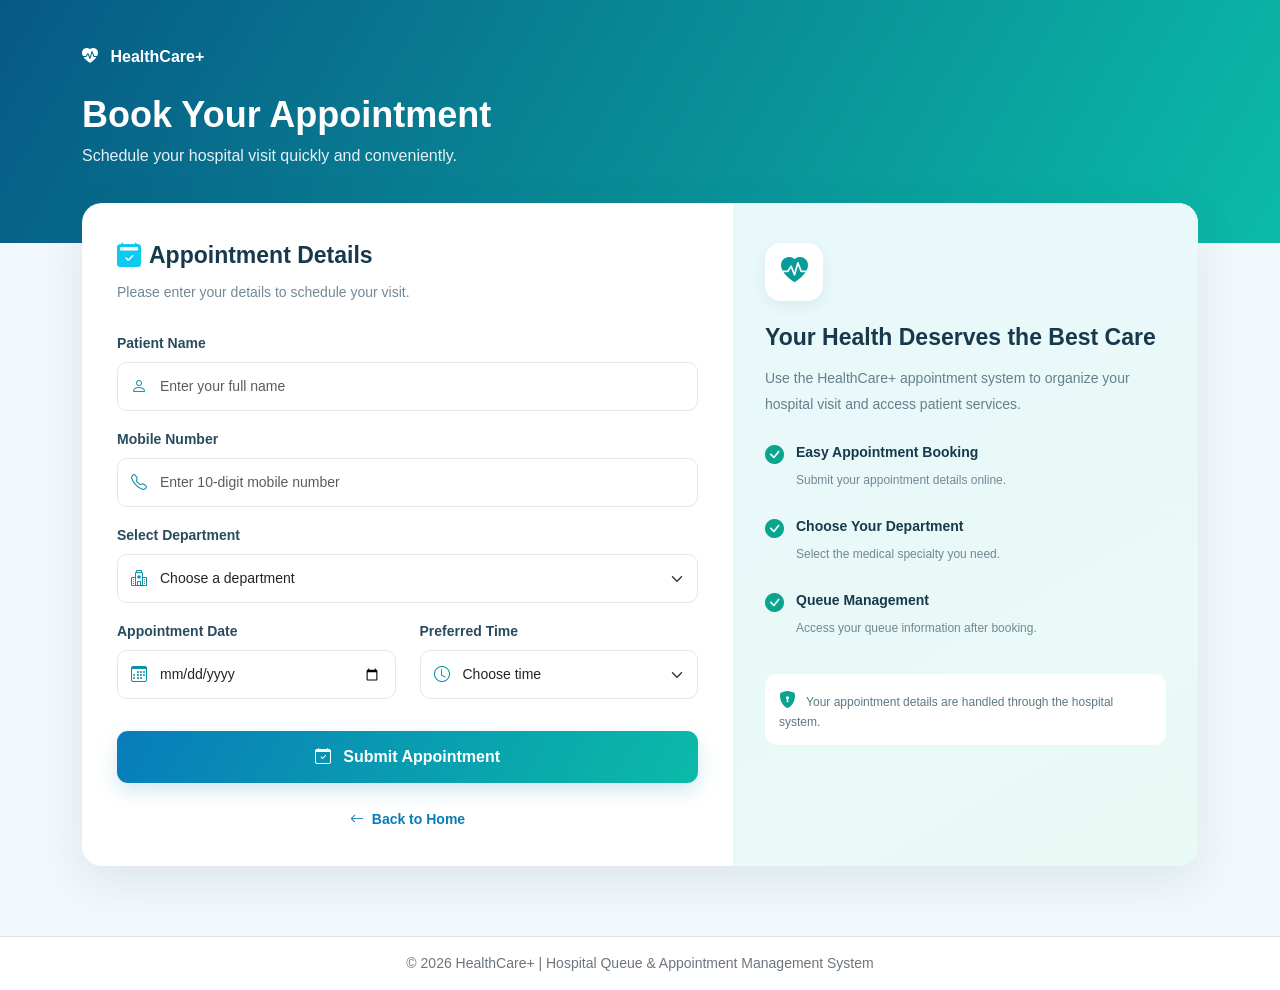
<file: appointment.html>
<!DOCTYPE html>
<html lang="en">
<head>
    <meta charset="UTF-8">
    <meta name="viewport" content="width=device-width, initial-scale=1.0">

    <title>Book Appointment | HealthCare+</title>

    <!-- Bootstrap CSS -->
    <link href="https://cdn.jsdelivr.net/npm/bootstrap@5.3.3/dist/css/bootstrap.min.css"
          rel="stylesheet">

    <!-- Bootstrap Icons -->
    <link rel="stylesheet"
          href="https://cdn.jsdelivr.net/npm/bootstrap-icons@1.11.3/font/bootstrap-icons.min.css">

    <!-- Custom CSS -->
    <link rel="stylesheet" href="style.css">

    <style>
        body {
            background: #f2f8fb;
            font-family: 'Segoe UI', Arial, sans-serif;
            color: #18384c;
        }

        .appointment-header {
            background: linear-gradient(120deg, #075985, #0bbba7);
            color: white;
            padding: 45px 0 75px;
        }

        .appointment-header h1 {
            font-size: 36px;
            font-weight: 800;
        }

        .appointment-header p {
            color: rgba(255,255,255,0.9);
            margin-bottom: 0;
        }

        .appointment-wrapper {
            margin-top: -40px;
            padding-bottom: 70px;
        }

        .appointment-card {
            background: white;
            border: 0;
            border-radius: 20px;
            overflow: hidden;
            box-shadow: 0 15px 45px rgba(25, 75, 100, 0.10);
        }

        .form-section {
            padding: 35px;
        }

        .form-heading {
            font-size: 23px;
            font-weight: 800;
            color: #17394d;
        }

        .form-subheading {
            color: #728897;
            font-size: 14px;
            margin-bottom: 28px;
        }

        .form-label {
            color: #294b60;
            font-weight: 650;
            font-size: 14px;
            margin-bottom: 8px;
        }

        .form-control, .form-select {
            min-height: 49px;
            border: 1px solid #dce8ee;
            border-radius: 10px;
            padding: 11px 14px;
            font-size: 14px;
        }

        .form-control:focus, .form-select:focus {
            border-color: #0aa99c;
            box-shadow: 0 0 0 3px rgba(10, 169, 156, 0.12);
        }

        .input-icon {
            position: relative;
        }

        .input-icon i {
            position: absolute;
            left: 14px;
            top: 50%;
            transform: translateY(-50%);
            color: #0a91a6;
            z-index: 2;
        }

        .input-icon .form-control,
        .input-icon .form-select {
            padding-left: 42px;
        }

        .btn-submit {
            width: 100%;
            border: 0;
            min-height: 52px;
            border-radius: 11px;
            background: linear-gradient(120deg, #087cba, #0bbba7);
            color: white;
            font-weight: 750;
            transition: 0.3s;
            box-shadow: 0 8px 20px rgba(8, 124, 186, 0.18);
        }

        .btn-submit:hover {
            color: white;
            transform: translateY(-2px);
            box-shadow: 0 12px 25px rgba(8, 124, 186, 0.25);
        }

        .appointment-info {
            height: 100%;
            padding: 40px 32px;
            background: linear-gradient(150deg, #e9f8fb, #e9faf5);
        }

        .info-icon {
            width: 58px;
            height: 58px;
            border-radius: 16px;
            background: white;
            color: #079b9a;
            display: flex;
            align-items: center;
            justify-content: center;
            font-size: 27px;
            margin-bottom: 20px;
            box-shadow: 0 5px 15px rgba(20, 90, 100, 0.07);
        }

        .appointment-info h3 {
            font-size: 23px;
            font-weight: 800;
            line-height: 1.4;
            margin-bottom: 13px;
        }

        .appointment-info > p {
            color: #657f8c;
            font-size: 14px;
            line-height: 1.8;
        }

        .info-point {
            display: flex;
            gap: 12px;
            margin-top: 25px;
            align-items: flex-start;
        }

        .info-point i {
            color: #0aa58f;
            font-size: 19px;
        }

        .info-point strong {
            display: block;
            font-size: 14px;
            margin-bottom: 4px;
        }

        .info-point span {
            font-size: 12px;
            color: #718894;
        }

        .security-note {
            background: white;
            border-radius: 12px;
            padding: 14px;
            margin-top: 35px;
            font-size: 12px;
            color: #5c7886;
        }

        .security-note i {
            color: #0aa58f;
            font-size: 17px;
            margin-right: 7px;
        }

        .back-home {
            color: #087cba;
            text-decoration: none;
            font-size: 14px;
            font-weight: 650;
        }

        .back-home:hover {
            color: #0aa58f;
        }

        @media(max-width: 767px) {
            .appointment-header {
                padding: 35px 0 65px;
            }

            .appointment-header h1 {
                font-size: 29px;
            }

            .form-section {
                padding: 25px 20px;
            }

            .appointment-info {
                padding: 30px 22px;
            }
        }
    </style>
</head>

<body>

<!-- HEADER -->
<header class="appointment-header">
    <div class="container">
        <a href="index.html" class="text-white text-decoration-none fw-bold">
            <i class="bi bi-heart-pulse-fill me-2"></i> HealthCare+
        </a>

        <div class="mt-4">
            <h1>Book Your Appointment</h1>
            <p>Schedule your hospital visit quickly and conveniently.</p>
        </div>
    </div>
</header>

<!-- APPOINTMENT FORM -->
<main class="appointment-wrapper">
    <div class="container">

        <div class="appointment-card">
            <div class="row g-0">

                <!-- FORM SECTION -->
                <div class="col-lg-7">
                    <div class="form-section">

                        <div class="d-flex align-items-center gap-2 mb-2">
                            <i class="bi bi-calendar2-check-fill text-info fs-4"></i>
                            <h2 class="form-heading mb-0">Appointment Details</h2>
                        </div>

                        <p class="form-subheading">
                            Please enter your details to schedule your visit.
                        </p>

                        <form action="Backend/book_appointment.php" method="POST">

                            <!-- PATIENT NAME -->
                            <div class="mb-3">
                                <label class="form-label">Patient Name</label>
                                <div class="input-icon">
                                    <i class="bi bi-person"></i>
                                    <input type="text"
                                           name="patient_name"
                                           class="form-control"
                                           placeholder="Enter your full name"
                                           maxlength="100"
                                           required>
                                </div>
                            </div>

                            <!-- MOBILE -->
                            <div class="mb-3">
                                <label class="form-label">Mobile Number</label>
                                <div class="input-icon">
                                    <i class="bi bi-telephone"></i>
                                    <input type="tel"
                                           name="mobile"
                                           class="form-control"
                                           placeholder="Enter 10-digit mobile number"
                                           pattern="[0-9]{10}"
                                           maxlength="10"
                                           inputmode="numeric"
                                           required>
                                </div>
                            </div>

                            <!-- DEPARTMENT -->
                            <div class="mb-3">
                                <label class="form-label">Select Department</label>
                                <div class="input-icon">
                                    <i class="bi bi-hospital"></i>
                                    <select name="department"
                                            class="form-select"
                                            required>
                                        <option value="">Choose a department</option>
                                        <option value="General Medicine">General Medicine</option>
                                        <option value="Cardiology">Cardiology</option>
                                        <option value="Orthopedics">Orthopedics</option>
                                        <option value="Dermatology">Dermatology</option>
                                        <option value="Pediatrics">Pediatrics</option>
                                    </select>
                                </div>
                            </div>

                            <div class="row">

                                <!-- DATE -->
                                <div class="col-md-6 mb-3">
                                    <label class="form-label">Appointment Date</label>
                                    <div class="input-icon">
                                        <i class="bi bi-calendar3"></i>
                                        <input type="date"
                                               name="appointment_date"
                                               class="form-control"
                                               min="<?php echo date('Y-m-d'); ?>"
                                               required>
                                    </div>
                                </div>

                                <!-- TIME -->
                                <div class="col-md-6 mb-3">
                                    <label class="form-label">Preferred Time</label>
                                    <div class="input-icon">
                                        <i class="bi bi-clock"></i>
                                        <select name="appointment_time"
                                                class="form-select"
                                                required>
                                            <option value="">Choose time</option>
                                            <option value="09:00">09:00 AM</option>
                                            <option value="10:00">10:00 AM</option>
                                            <option value="11:00">11:00 AM</option>
                                            <option value="12:00">12:00 PM</option>
                                            <option value="14:00">02:00 PM</option>
                                            <option value="15:00">03:00 PM</option>
                                        </select>
                                    </div>
                                </div>

                            </div>

                            <div class="mt-3">
                                <button type="submit" class="btn-submit">
                                    <i class="bi bi-calendar-check me-2"></i>
                                    Submit Appointment
                                </button>
                            </div>

                        </form>

                        <div class="text-center mt-4">
                            <a href="index.html" class="back-home">
                                <i class="bi bi-arrow-left me-1"></i>
                                Back to Home
                            </a>
                        </div>

                    </div>
                </div>

                <!-- INFORMATION PANEL -->
                <div class="col-lg-5">
                    <aside class="appointment-info">

                        <div class="info-icon">
                            <i class="bi bi-heart-pulse-fill"></i>
                        </div>

                        <h3>Your Health Deserves the Best Care</h3>

                        <p>
                            Use the HealthCare+ appointment system to organize
                            your hospital visit and access patient services.
                        </p>

                        <div class="info-point">
                            <i class="bi bi-check-circle-fill"></i>
                            <div>
                                <strong>Easy Appointment Booking</strong>
                                <span>Submit your appointment details online.</span>
                            </div>
                        </div>

                        <div class="info-point">
                            <i class="bi bi-check-circle-fill"></i>
                            <div>
                                <strong>Choose Your Department</strong>
                                <span>Select the medical specialty you need.</span>
                            </div>
                        </div>

                        <div class="info-point">
                            <i class="bi bi-check-circle-fill"></i>
                            <div>
                                <strong>Queue Management</strong>
                                <span>Access your queue information after booking.</span>
                            </div>
                        </div>

                        <div class="security-note">
                            <i class="bi bi-shield-lock-fill"></i>
                            Your appointment details are handled through the
                            hospital system.
                        </div>

                    </aside>
                </div>

            </div>
        </div>

    </div>
</main>

<!-- FOOTER -->
<footer class="text-center py-3 bg-white border-top">
    <p class="mb-0 text-secondary small">
        &copy; 2026 HealthCare+ | Hospital Queue &amp; Appointment Management System
    </p>
</footer>

</body>
</html>
</file>
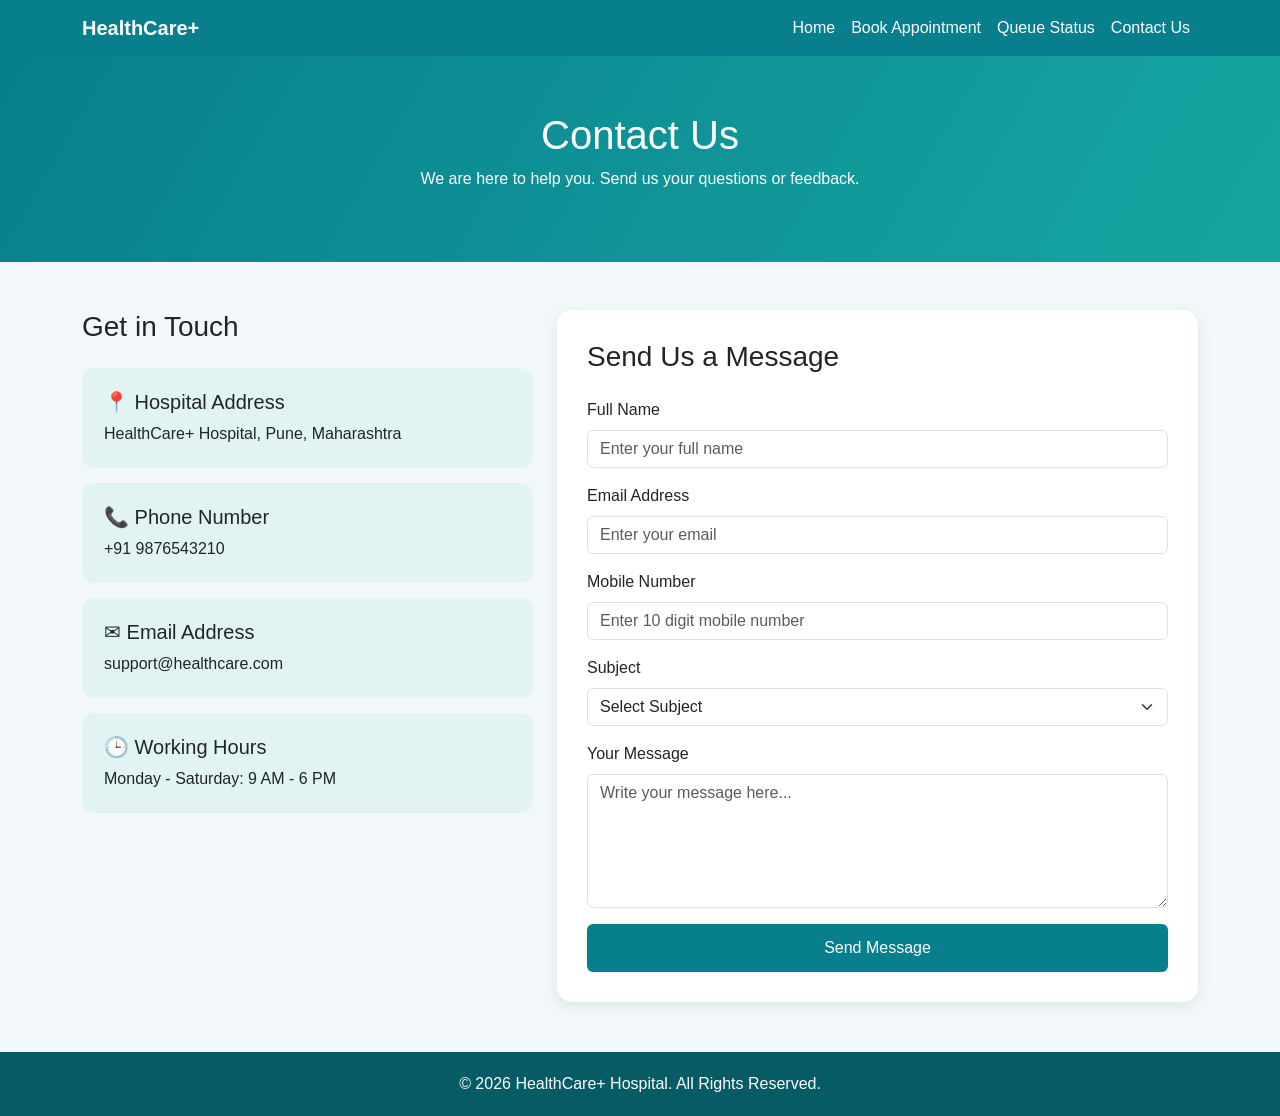
<file: contact.html>
<!DOCTYPE html>
<html lang="en">
<head>
    <meta charset="UTF-8">
    <meta name="viewport" content="width=device-width, initial-scale=1.0">
    <title>Contact Us | HealthCare+</title>

    <link href="https://cdn.jsdelivr.net/npm/bootstrap@5.3.3/dist/css/bootstrap.min.css" rel="stylesheet">

    <style>
        body {
            background: #f2f8fa;
            font-family: Arial, sans-serif;
        }

        .navbar {
            background: #087f8c;
        }

        .navbar-brand, .nav-link {
            color: white !important;
        }

        .contact-header {
            background: linear-gradient(120deg, #087f8c, #16a6a1);
            color: white;
            padding: 55px 20px;
            text-align: center;
        }

        .contact-card {
            background: white;
            border-radius: 15px;
            padding: 30px;
            box-shadow: 0 4px 15px rgba(0,0,0,0.08);
        }

        .info-card {
            background: #e1f4f3;
            padding: 22px;
            border-radius: 12px;
            margin-bottom: 15px;
        }

        .btn-contact {
            background: #087f8c;
            color: white;
            padding: 12px 25px;
            border: none;
        }

        .btn-contact:hover {
            background: #06636d;
            color: white;
        }

        footer {
            background: #075b64;
            color: white;
            padding: 20px;
            text-align: center;
            margin-top: 50px;
        }
    </style>
</head>

<body>

<nav class="navbar navbar-expand-lg">
    <div class="container">
        <a class="navbar-brand fw-bold" href="index.html">HealthCare+</a>

        <button class="navbar-toggler bg-light" type="button"
                data-bs-toggle="collapse" data-bs-target="#navbarMenu">
            <span class="navbar-toggler-icon"></span>
        </button>

        <div class="collapse navbar-collapse" id="navbarMenu">
            <ul class="navbar-nav ms-auto">
                <li class="nav-item">
                    <a class="nav-link" href="index.html">Home</a>
                </li>
                <li class="nav-item">
                    <a class="nav-link" href="appointment.html">Book Appointment</a>
                </li>
                <li class="nav-item">
                    <a class="nav-link" href="queue.html">Queue Status</a>
                </li>
                <li class="nav-item">
                    <a class="nav-link" href="contact.html">Contact Us</a>
                </li>
            </ul>
        </div>
    </div>
</nav>

<section class="contact-header">
    <h1>Contact Us</h1>
    <p>We are here to help you. Send us your questions or feedback.</p>
</section>

<div class="container my-5">
    <div class="row g-4">

        <!-- Contact Information -->
        <div class="col-md-5">
            <h3 class="mb-4">Get in Touch</h3>

            <div class="info-card">
                <h5>📍 Hospital Address</h5>
                <p class="mb-0">HealthCare+ Hospital, Pune, Maharashtra</p>
            </div>

            <div class="info-card">
                <h5>📞 Phone Number</h5>
                <p class="mb-0">+91 9876543210</p>
            </div>

            <div class="info-card">
                <h5>✉ Email Address</h5>
                <p class="mb-0">support@healthcare.com</p>
            </div>

            <div class="info-card">
                <h5>🕒 Working Hours</h5>
                <p class="mb-0">Monday - Saturday: 9 AM - 6 PM</p>
            </div>
        </div>

        <!-- Contact Form -->
        <div class="col-md-7">
            <div class="contact-card">
                <h3 class="mb-4">Send Us a Message</h3>

                <form action="Backend/contact_submit.php" method="POST">

                    <div class="mb-3">
                        <label class="form-label">Full Name</label>
                        <input type="text" name="name" class="form-control"
                               placeholder="Enter your full name" required>
                    </div>

                    <div class="mb-3">
                        <label class="form-label">Email Address</label>
                        <input type="email" name="email" class="form-control"
                               placeholder="Enter your email" required>
                    </div>

                    <div class="mb-3">
                        <label class="form-label">Mobile Number</label>
                        <input type="tel" name="mobile" class="form-control"
                               pattern="[0-9]{10}" maxlength="10"
                               placeholder="Enter 10 digit mobile number" required>
                    </div>

                    <div class="mb-3">
                        <label class="form-label">Subject</label>
                        <select name="subject" class="form-select" required>
                            <option value="">Select Subject</option>
                            <option value="Appointment Query">Appointment Query</option>
                            <option value="Queue Status">Queue Status</option>
                            <option value="Doctor Information">Doctor Information</option>
                            <option value="Complaint">Complaint</option>
                            <option value="Suggestion">Suggestion</option>
                            <option value="Other">Other</option>
                        </select>
                    </div>

                    <div class="mb-3">
                        <label class="form-label">Your Message</label>
                        <textarea name="message" class="form-control" rows="5"
                                  placeholder="Write your message here..."
                                  required></textarea>
                    </div>

                    <button type="submit" class="btn btn-contact w-100">
                        Send Message
                    </button>

                </form>
            </div>
        </div>

    </div>
</div>

<footer>
    <p class="mb-0">© 2026 HealthCare+ Hospital. All Rights Reserved.</p>
</footer>

<script src="https://cdn.jsdelivr.net/npm/bootstrap@5.3.3/dist/js/bootstrap.bundle.min.js"></script>

</body>
</html>
</file>
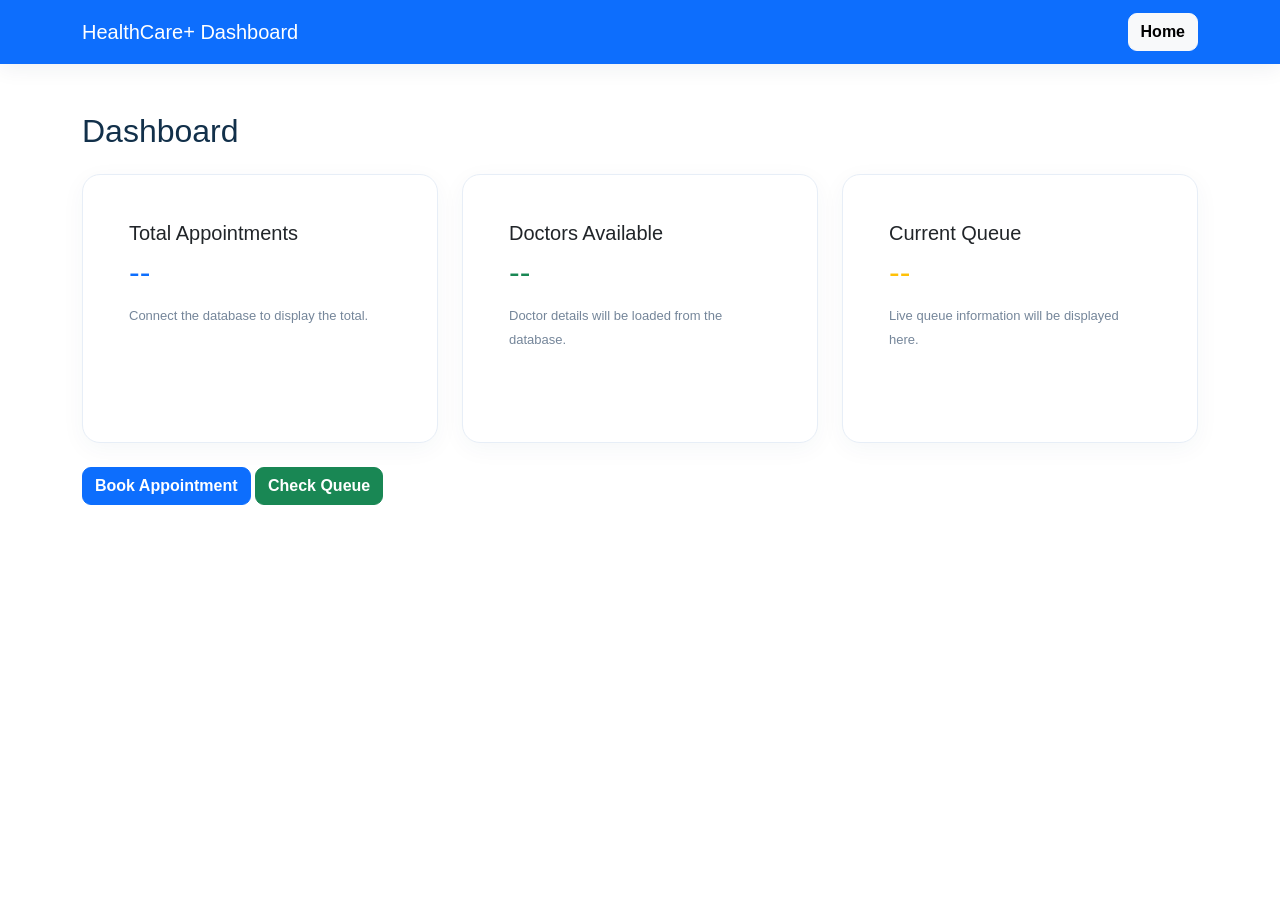
<file: dashboard.html>
<!DOCTYPE html>
<html lang="en">
<head>
    <meta charset="UTF-8">
    <meta name="viewport" content="width=device-width, initial-scale=1.0">
    <title>Dashboard - HealthCare+</title>
    <link href="https://cdn.jsdelivr.net/npm/bootstrap@5.3.3/dist/css/bootstrap.min.css" rel="stylesheet">
    <link rel="stylesheet" href="style.css">
</head>
<body>

<nav class="navbar navbar-dark bg-primary">
    <div class="container">
        <a class="navbar-brand" href="index.html">HealthCare+ Dashboard</a>
        <a href="index.html" class="btn btn-light">Home</a>
    </div>
</nav>

<div class="container my-5">
    <h2 class="mb-4">Dashboard</h2>

    <div class="row g-4">
        <div class="col-md-4">
            <div class="card service-card">
                <div class="card-body">
                    <h5>Total Appointments</h5>
                    <h2 class="text-primary">--</h2>
                    <p>Connect the database to display the total.</p>
                </div>
            </div>
        </div>

        <div class="col-md-4">
            <div class="card service-card">
                <div class="card-body">
                    <h5>Doctors Available</h5>
                    <h2 class="text-success">--</h2>
                    <p>Doctor details will be loaded from the database.</p>
                </div>
            </div>
        </div>

        <div class="col-md-4">
            <div class="card service-card">
                <div class="card-body">
                    <h5>Current Queue</h5>
                    <h2 class="text-warning">--</h2>
                    <p>Live queue information will be displayed here.</p>
                </div>
            </div>
        </div>
    </div>

    <div class="mt-4">
        <a href="appointment.html" class="btn btn-primary">Book Appointment</a>
        <a href="queue.html" class="btn btn-success">Check Queue</a>
    </div>
</div>

</body>
</html>
</file>
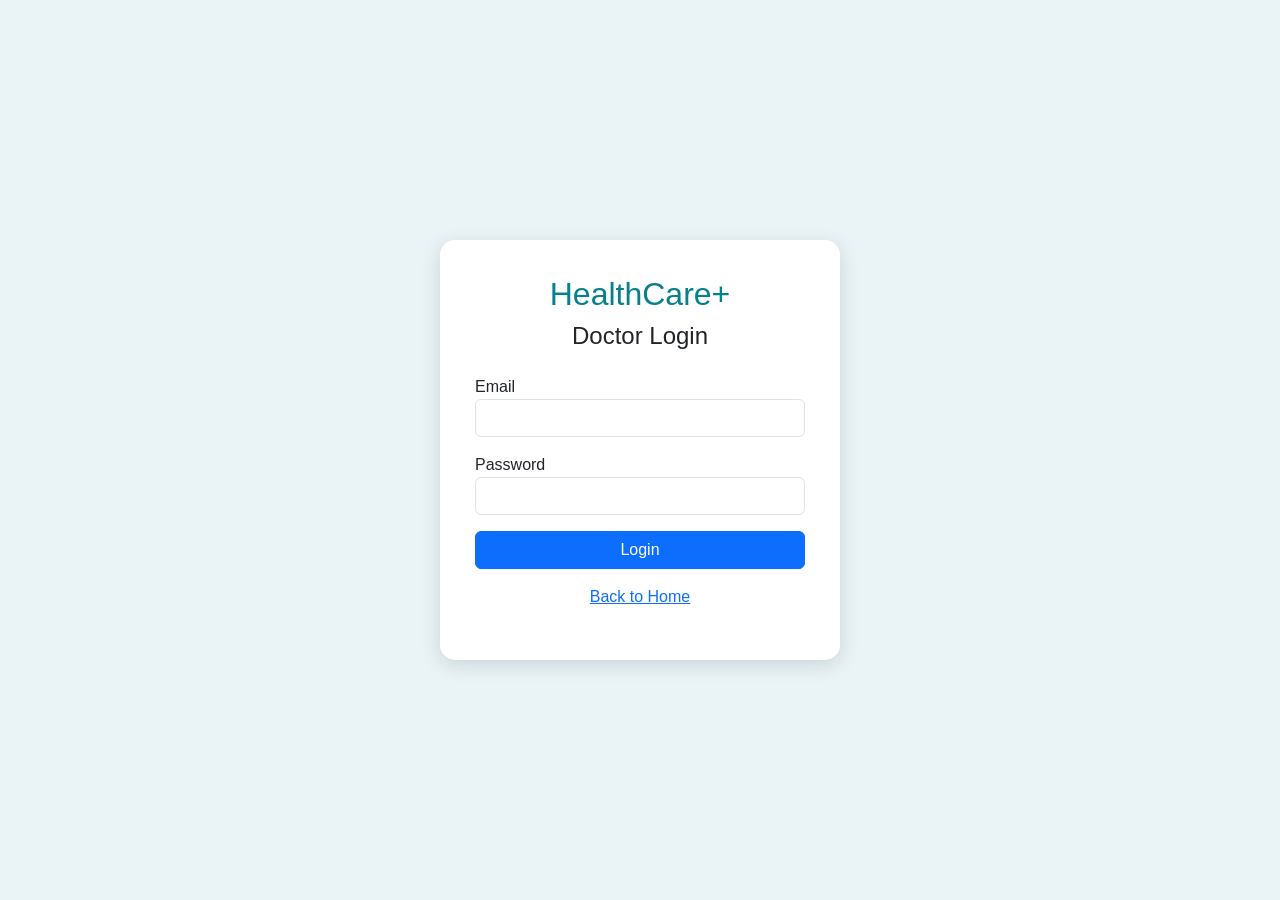
<file: doctor_login.html>
<!DOCTYPE html>
<html lang="en">
<head>
    <meta charset="UTF-8">
    <meta name="viewport" content="width=device-width, initial-scale=1.0">
    <title>Doctor Login | HealthCare+</title>

    <link href="https://cdn.jsdelivr.net/npm/bootstrap@5.3.3/dist/css/bootstrap.min.css" rel="stylesheet">

    <style>
        body {
            background: #eaf4f7;
            font-family: Arial;
            min-height: 100vh;
            display: flex;
            justify-content: center;
            align-items: center;
        }

        .login-box {
            width: 400px;
            background: white;
            padding: 35px;
            border-radius: 15px;
            box-shadow: 0 5px 20px #0002;
        }

        h2 {
            color: #087f8c;
            text-align: center;
        }
    </style>
</head>

<body>

<div class="login-box">

    <h2>HealthCare+</h2>
    <h4 class="text-center mb-4">Doctor Login</h4>

    <form action="Backend/doctor_login.php" method="POST">

        <div class="mb-3">
            <label>Email</label>
            <input type="email" name="email"
                   class="form-control" required>
        </div>

        <div class="mb-3">
            <label>Password</label>
            <input type="password" name="password"
                   class="form-control" required>
        </div>

        <button type="submit" class="btn btn-primary w-100">
            Login
        </button>

    </form>

    <p class="text-center mt-3">
        <a href="index.html">Back to Home</a>
    </p>

    <p class="text-danger text-center">
        <script>
            if (new URLSearchParams(location.search).has("error")) {
                document.write("Invalid email or password");
            }
        </script>
    </p>

</div>

</body>
</html>
</file>
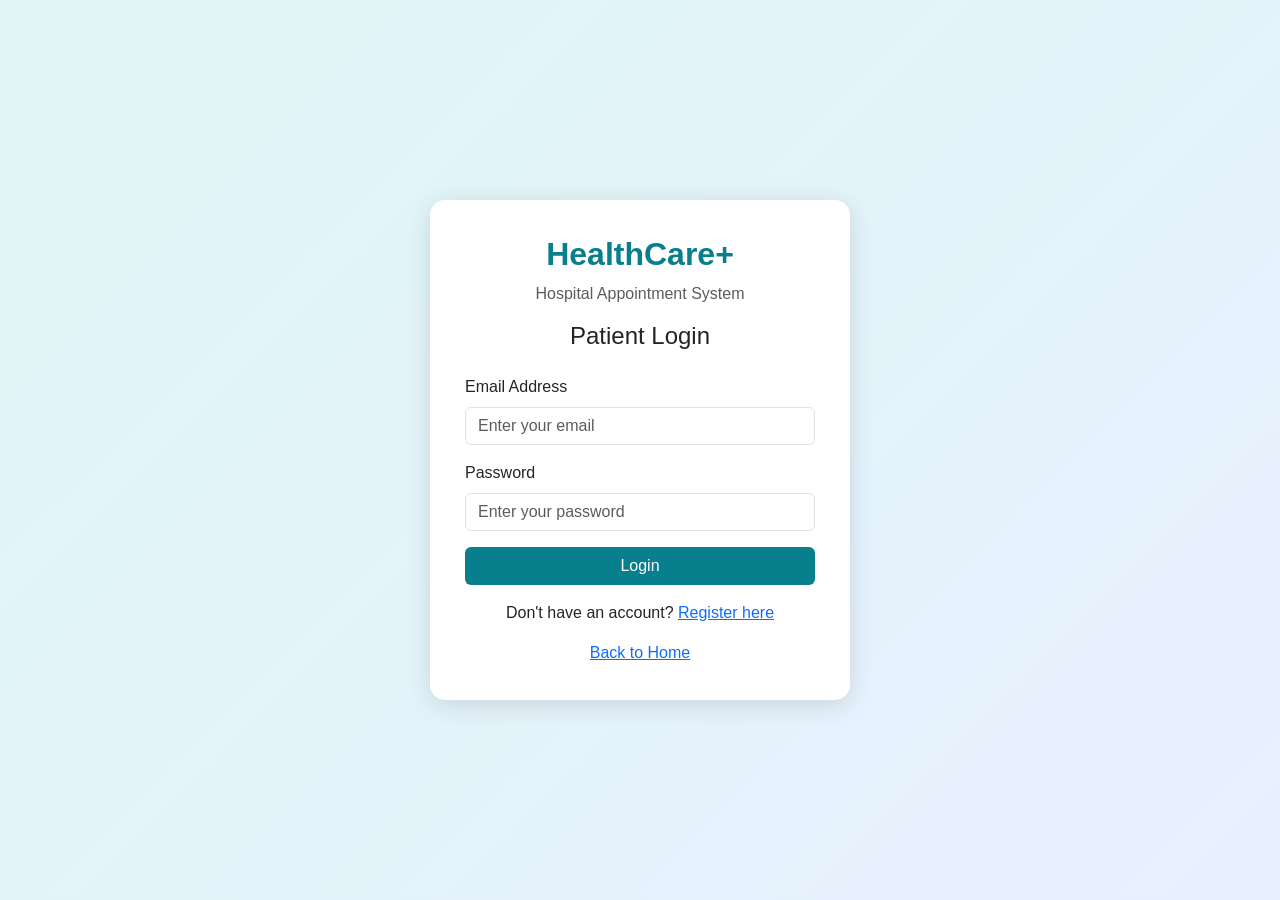
<file: login.html>
<!DOCTYPE html>
<html lang="en">
<head>
    <meta charset="UTF-8">
    <meta name="viewport" content="width=device-width, initial-scale=1.0">
    <title>Login - HealthCare+</title>

    <link href="https://cdn.jsdelivr.net/npm/bootstrap@5.3.3/dist/css/bootstrap.min.css" rel="stylesheet">

    <style>
        body {
            background: linear-gradient(135deg, #dff6f5, #e8f0ff);
            min-height: 100vh;
            display: flex;
            align-items: center;
            justify-content: center;
            font-family: Arial, sans-serif;
        }

        .login-box {
            background: white;
            width: 100%;
            max-width: 420px;
            padding: 35px;
            border-radius: 15px;
            box-shadow: 0 5px 25px rgba(0,0,0,0.12);
        }

        .brand {
            color: #087f8c;
            font-weight: bold;
        }

        .btn-login {
            background: #087f8c;
            color: white;
        }

        .btn-login:hover {
            background: #06636d;
            color: white;
        }
    </style>
</head>

<body>

<div class="login-box">
    <h2 class="text-center brand">HealthCare+</h2>
    <p class="text-center text-muted">Hospital Appointment System</p>

    <h4 class="text-center mb-4">Patient Login</h4>

    <div id="message" class="alert d-none"></div>

    <form action="Backend/login.php" method="POST">

        <div class="mb-3">
            <label class="form-label">Email Address</label>
            <input type="email" name="email" class="form-control"
                   placeholder="Enter your email" required>
        </div>

        <div class="mb-3">
            <label class="form-label">Password</label>
            <input type="password" name="password" class="form-control"
                   placeholder="Enter your password" required>
        </div>

        <button type="submit" class="btn btn-login w-100">
            Login
        </button>
    </form>

    <p class="text-center mt-3">
        Don't have an account?
        <a href="register.html">Register here</a>
    </p>

    <div class="text-center">
        <a href="index.html">Back to Home</a>
    </div>
</div>

<script>
    const params = new URLSearchParams(window.location.search);
    const message = document.getElementById("message");

    if (params.get("status") === "registered") {
        message.textContent = "Registration Successful! Please Login.";
        message.className = "alert alert-success";
    } else if (params.get("status") === "success") {
        message.textContent = "Login Successful! Welcome to HealthCare+.";
        message.className = "alert alert-success";
    } else if (params.get("status") === "error") {
        message.textContent = "Invalid Email or Password. Please Try Again.";
        message.className = "alert alert-danger";
    }
</script>

</body>
</html>
</file>
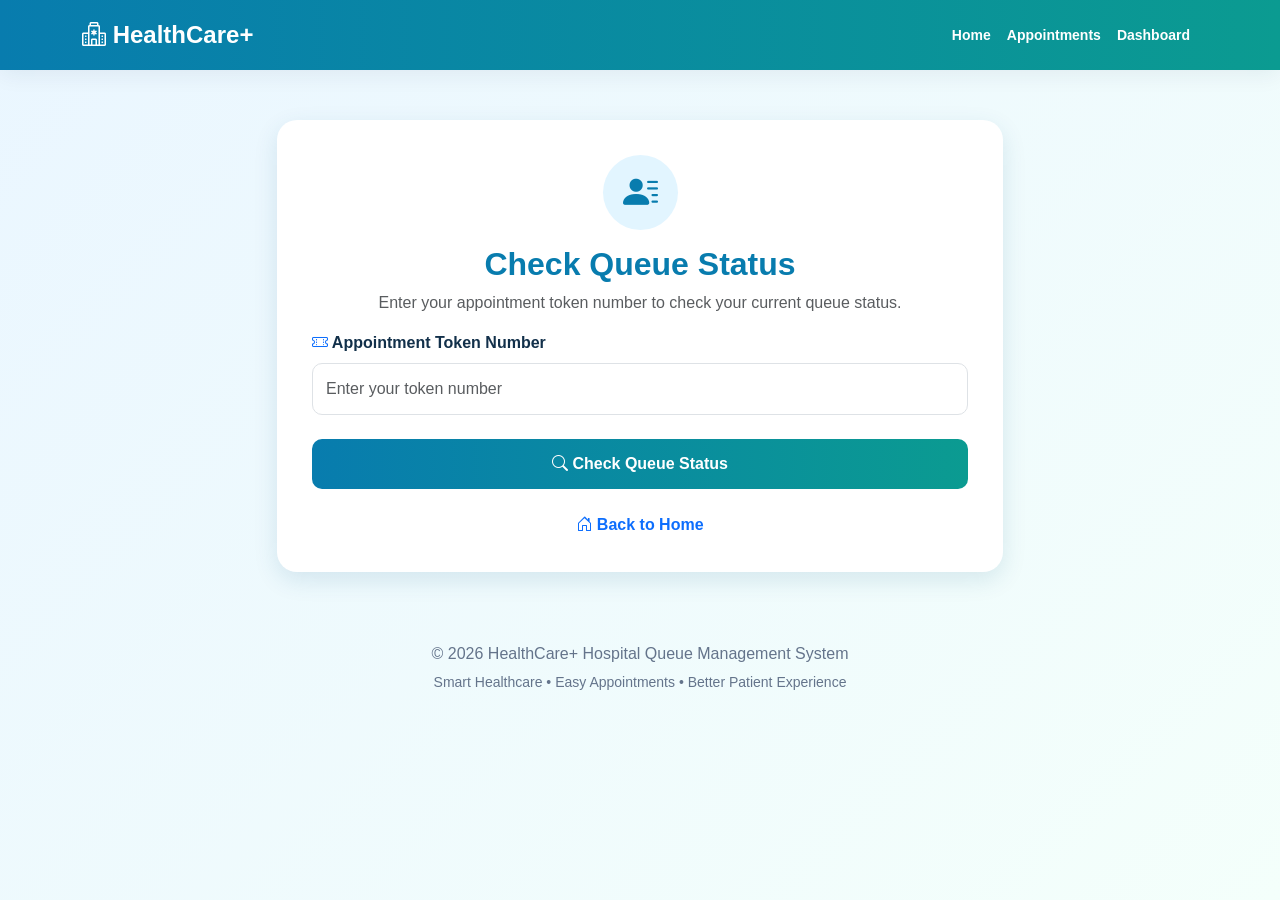
<file: queue.html>
<!DOCTYPE html>
<html lang="en">

<head>
    <meta charset="UTF-8">
    <meta name="viewport" content="width=device-width, initial-scale=1.0">

    <title>Queue Status | HealthCare+</title>

    <!-- Bootstrap CSS -->
    <link href="https://cdn.jsdelivr.net/npm/bootstrap@5.3.3/dist/css/bootstrap.min.css"
          rel="stylesheet">

    <!-- Bootstrap Icons -->
    <link href="https://cdn.jsdelivr.net/npm/bootstrap-icons@1.11.3/font/bootstrap-icons.css"
          rel="stylesheet">

    <link rel="stylesheet" href="style.css">

    <style>
        body {
            background: linear-gradient(135deg, #eaf6ff, #f4fffb);
            font-family: Arial, sans-serif;
            min-height: 100vh;
        }

        .navbar {
            background: linear-gradient(90deg, #087cae, #0b9b91);
        }

        .navbar-brand {
            color: white !important;
            font-size: 24px;
            font-weight: bold;
        }

        .nav-link {
            color: white !important;
        }

        .queue-container {
            max-width: 750px;
            margin: 50px auto;
        }

        .queue-card {
            background: white;
            border-radius: 20px;
            padding: 35px;
            box-shadow: 0 8px 25px rgba(0, 80, 120, 0.12);
        }

        .queue-icon {
            width: 75px;
            height: 75px;
            background: #e2f5ff;
            color: #087cae;
            border-radius: 50%;
            display: flex;
            align-items: center;
            justify-content: center;
            font-size: 35px;
            margin: 0 auto 15px;
        }

        .page-title {
            color: #087cae;
            font-weight: bold;
        }

        .form-control {
            padding: 13px;
            border-radius: 10px;
        }

        .btn-check-status {
            background: linear-gradient(90deg, #087cae, #0b9b91);
            border: none;
            color: white;
            padding: 13px;
            border-radius: 10px;
            font-weight: bold;
        }

        .btn-check-status:hover {
            color: white;
            opacity: 0.9;
        }

        .btn-check-status:disabled {
            opacity: 0.7;
        }

        .result-card {
            background: #f8fcff;
            border: 1px solid #d7ecf8;
            border-radius: 15px;
            padding: 20px;
            margin-top: 20px;
        }

        .detail-row {
            display: flex;
            justify-content: space-between;
            gap: 15px;
            padding: 12px 0;
            border-bottom: 1px solid #e5eef5;
        }

        .detail-row:last-child {
            border-bottom: none;
        }

        .detail-label {
            color: #64748b;
            font-weight: 500;
        }

        .detail-value {
            color: #123047;
            font-weight: bold;
            text-align: right;
        }

        .back-result-btn {
            border-radius: 25px;
            padding: 9px 22px;
            font-weight: bold;
        }

        .footer {
            text-align: center;
            color: #64748b;
            padding: 20px;
        }

        @media (max-width: 576px) {
            .queue-card {
                padding: 22px;
            }

            .detail-row {
                flex-direction: column;
                gap: 5px;
            }

            .detail-value {
                text-align: left;
            }
        }
    </style>
</head>

<body>

<!-- Navigation Bar -->
<nav class="navbar navbar-expand-lg">
    <div class="container">

        <a class="navbar-brand" href="index.html">
            <i class="bi bi-hospital"></i> HealthCare+
        </a>

        <button class="navbar-toggler bg-light"
                type="button"
                data-bs-toggle="collapse"
                data-bs-target="#navbarMenu">
            <span class="navbar-toggler-icon"></span>
        </button>

        <div class="collapse navbar-collapse" id="navbarMenu">

            <ul class="navbar-nav ms-auto">

                <li class="nav-item">
                    <a class="nav-link" href="index.html">Home</a>
                </li>

                <li class="nav-item">
                    <a class="nav-link" href="appointment.html">Appointments</a>
                </li>

                <li class="nav-item">
                    <a class="nav-link" href="dashboard.php">Dashboard</a>
                </li>

            </ul>

        </div>
    </div>
</nav>


<!-- Main Queue Status Section -->
<div class="container queue-container">

    <div class="queue-card">

        <div class="text-center">

            <div class="queue-icon">
                <i class="bi bi-person-lines-fill"></i>
            </div>

            <h2 class="page-title">Check Queue Status</h2>

            <p class="text-muted">
                Enter your appointment token number to check your current queue status.
            </p>

        </div>

        <!-- Token Form -->
        <form id="queueForm">

            <div class="mb-4">

                <label for="token" class="form-label fw-bold">
                    <i class="bi bi-ticket-perforated text-primary"></i>
                    Appointment Token Number
                </label>

                <input type="number"
                       id="token"
                       name="token"
                       class="form-control"
                       min="1"
                       step="1"
                       placeholder="Enter your token number"
                       required>

            </div>

            <button type="submit"
                    id="checkButton"
                    class="btn btn-check-status w-100">

                <i class="bi bi-search"></i>
                Check Queue Status

            </button>

        </form>


        <!-- Back Button: Appears Above Queue Result -->
        <div id="backButton" class="mt-4" style="display: none;">

            <button type="button"
                    class="btn btn-outline-primary back-result-btn"
                    onclick="clearQueueResult()">

                <i class="bi bi-arrow-left"></i>
                Back

            </button>

        </div>


        <!-- Result Section -->
        <div id="queueResult" class="mt-3" aria-live="polite"></div>


        <!-- Back to Home -->
        <div class="text-center mt-4">

            <a href="index.html"
               class="text-decoration-none fw-bold">

                <i class="bi bi-house-door"></i>
                Back to Home

            </a>

        </div>

    </div>

</div>


<!-- Footer -->
<footer class="footer">

    <p class="mb-1">
        © 2026 HealthCare+ Hospital Queue Management System
    </p>

    <small>
        Smart Healthcare • Easy Appointments • Better Patient Experience
    </small>

</footer>


<!-- Bootstrap JS -->
<script src="https://cdn.jsdelivr.net/npm/bootstrap@5.3.3/dist/js/bootstrap.bundle.min.js"></script>


<!-- Queue Status JavaScript -->
<script>

document.getElementById("queueForm").addEventListener("submit", function(event) {

    event.preventDefault();

    const tokenInput = document.getElementById("token");
    const token = tokenInput.value.trim();

    const result = document.getElementById("queueResult");
    const button = document.getElementById("checkButton");
    const backButton = document.getElementById("backButton");

    if (!token || !Number.isSafeInteger(Number(token)) || Number(token) < 1) {

        result.innerHTML = `
            <div class="alert alert-danger">
                Please enter a valid token number.
            </div>
        `;

        return;
    }

    button.disabled = true;

    backButton.style.display = "block";

    button.innerHTML = `
        <span class="spinner-border spinner-border-sm"></span>
        Checking...
    `;

    result.innerHTML = `
        <div class="alert alert-info">
            <i class="bi bi-hourglass-split"></i>
            Checking your queue status...
        </div>
    `;

    const formData = new FormData();
    formData.append("token", token);

    fetch("Backend/check_queue.php", {
        method: "POST",
        body: formData
    })

    .then(response => {

        if (!response.ok) {
            throw new Error("Server error: " + response.status);
        }

        return response.json();

    })

    .then(data => {

        result.innerHTML = "";

        if (data.success &&
            Array.isArray(data.records) &&
            data.records.length > 0) {

            data.records.forEach(record => {

                const card = document.createElement("div");
                card.className = "result-card";

                const status = String(record.queue_status || "Unknown");

                const statusBadge =
                    status.toLowerCase() === "waiting"
                    ? "bg-warning text-dark"
                    : status.toLowerCase() === "completed"
                    ? "bg-success"
                    : "bg-primary";

                const details = [
                    ["Token Number", record.token_number],
                    ["Patient Name", record.patient_name],
                    ["Doctor", record.doctor_name],
                    ["Department", record.department],
                    ["Appointment Date", record.appointment_date],
                    ["Appointment Time", record.appointment_time]
                ];

                const heading = document.createElement("h5");
                heading.className = "text-success fw-bold mb-3";
                heading.textContent = "Queue Details Found!";

                card.appendChild(heading);

                details.forEach(([label, value]) => {

                    const row = document.createElement("div");
                    row.className = "detail-row";

                    const labelElement = document.createElement("span");
                    labelElement.className = "detail-label";
                    labelElement.textContent = label;

                    const valueElement = document.createElement("span");
                    valueElement.className = "detail-value";
                    valueElement.textContent = value ?? "Not available";

                    row.appendChild(labelElement);
                    row.appendChild(valueElement);

                    card.appendChild(row);

                });

                const statusRow = document.createElement("div");
                statusRow.className = "detail-row";

                const statusLabel = document.createElement("span");
                statusLabel.className = "detail-label";
                statusLabel.textContent = "Queue Status";

                const statusValue = document.createElement("span");
                statusValue.className = "badge " + statusBadge;
                statusValue.textContent = status;

                statusRow.appendChild(statusLabel);
                statusRow.appendChild(statusValue);

                card.appendChild(statusRow);

                result.appendChild(card);

            });

        } else {

            const alertBox = document.createElement("div");
            alertBox.className = "alert alert-danger";

            alertBox.textContent =
                data.message || "No queue details found for this token number.";

            result.appendChild(alertBox);

        }

    })

    .catch(error => {

        console.error("Queue error:", error);

        result.innerHTML = `
            <div class="alert alert-danger">
                <i class="bi bi-exclamation-triangle"></i>
                Unable to connect to the server.
                Please check your PHP server and database connection.
            </div>
        `;

    })

    .finally(() => {

        button.disabled = false;

        button.innerHTML = `
            <i class="bi bi-search"></i>
            Check Queue Status
        `;

    });

});


// Back Button Function
function clearQueueResult() {

    document.getElementById("queueResult").innerHTML = "";

    document.getElementById("backButton").style.display = "none";

    document.getElementById("token").value = "";

    document.getElementById("token").focus();

}

</script>

</body>
</html>
</file>
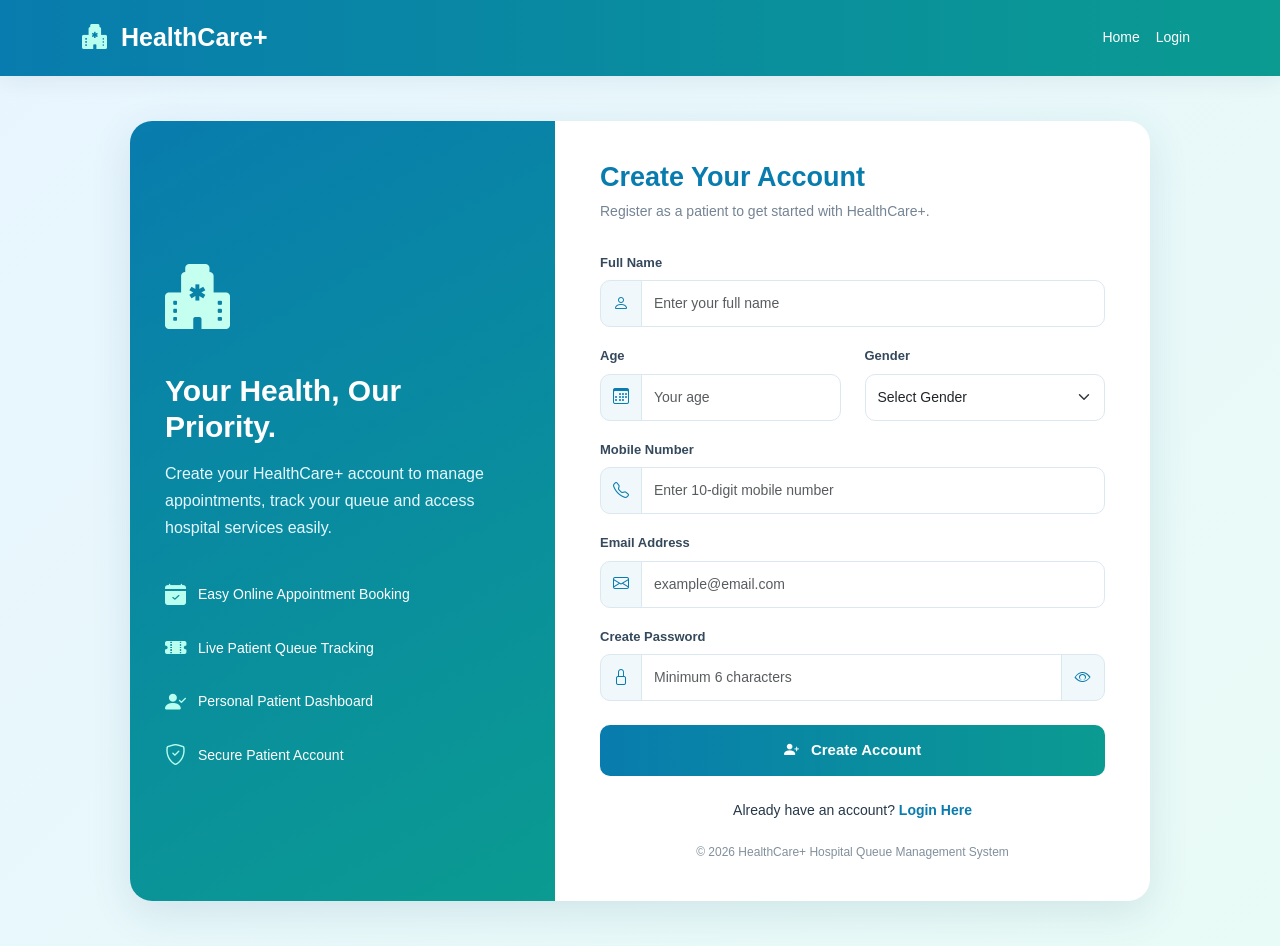
<file: register.html>
<!DOCTYPE html>
<html lang="en">

<head>
    <meta charset="UTF-8">
    <meta name="viewport" content="width=device-width, initial-scale=1.0">

    <title>Patient Registration | HealthCare+</title>

    <!-- Bootstrap CSS -->
    <link href="https://cdn.jsdelivr.net/npm/bootstrap@5.3.3/dist/css/bootstrap.min.css"
          rel="stylesheet">

    <!-- Bootstrap Icons -->
    <link href="https://cdn.jsdelivr.net/npm/bootstrap-icons@1.11.3/font/bootstrap-icons.css"
          rel="stylesheet">

    <link rel="stylesheet" href="style.css">

    <style>
        * {
            box-sizing: border-box;
        }

        body {
            min-height: 100vh;
            background: linear-gradient(135deg, #e8f5ff, #e9fbf6);
            font-family: "Segoe UI", Arial, sans-serif;
            color: #263849;
        }

        .navbar {
            background: linear-gradient(90deg, #087cae, #0b9b91);
            padding: 14px 0;
        }

        .navbar-brand {
            color: white !important;
            font-size: 25px;
            font-weight: 800;
        }

        .navbar-brand i {
            color: #b8fff0;
            margin-right: 7px;
        }

        .navbar .nav-link {
            color: white !important;
            font-weight: 500;
        }

        .registration-wrapper {
            max-width: 1050px;
            margin: 45px auto;
            padding: 0 15px;
        }

        .registration-card {
            background: white;
            border-radius: 22px;
            overflow: hidden;
            box-shadow: 0 12px 40px rgba(30, 90, 120, 0.12);
        }

        .info-panel {
            background: linear-gradient(150deg, #087cae, #0b9b91);
            color: white;
            padding: 45px 35px;
            display: flex;
            flex-direction: column;
            justify-content: center;
            min-height: 100%;
        }

        .hospital-icon {
            font-size: 65px;
            margin-bottom: 25px;
            color: #c5fff0;
        }

        .info-panel h2 {
            font-weight: 800;
            font-size: 30px;
            margin-bottom: 15px;
        }

        .info-panel p {
            color: #e5f8ff;
            line-height: 1.7;
        }

        .benefit {
            display: flex;
            align-items: center;
            gap: 12px;
            margin-top: 22px;
            font-size: 14px;
        }

        .benefit i {
            font-size: 21px;
            color: #b8fff0;
        }

        .form-panel {
            padding: 40px 45px;
        }

        .form-heading {
            color: #087cae;
            font-size: 27px;
            font-weight: 800;
            margin-bottom: 8px;
        }

        .form-description {
            color: #758494;
            font-size: 14px;
            margin-bottom: 28px;
        }

        .form-label {
            font-weight: 650;
            font-size: 13px;
            color: #35495c;
            margin-bottom: 8px;
        }

        .input-group-text {
            background: #f0f8fc;
            border: 1px solid #dce8f0;
            color: #087cae;
            border-radius: 10px 0 0 10px;
        }

        .form-control,
        .form-select {
            border: 1px solid #dce8f0;
            padding: 12px;
            border-radius: 10px;
            font-size: 14px;
        }

        .input-group .form-control,
        .input-group .form-select {
            border-radius: 0 10px 10px 0;
        }

        .form-control:focus,
        .form-select:focus {
            border-color: #0b9b91;
            box-shadow: 0 0 0 3px rgba(11, 155, 145, 0.12);
        }

        .register-btn {
            background: linear-gradient(90deg, #087cae, #0b9b91);
            color: white;
            border: none;
            padding: 14px;
            border-radius: 10px;
            font-size: 15px;
            font-weight: 750;
            transition: 0.3s;
        }

        .register-btn:hover {
            color: white;
            transform: translateY(-2px);
            box-shadow: 0 6px 15px rgba(8, 124, 174, 0.2);
        }

        .login-link {
            color: #087cae;
            font-weight: 700;
            text-decoration: none;
        }

        .login-link:hover {
            color: #0b9b91;
            text-decoration: underline;
        }

        .form-footer {
            text-align: center;
            color: #82909c;
            font-size: 12px;
            margin-top: 22px;
        }

        .password-toggle {
            border: 1px solid #dce8f0;
            background: #f0f8fc;
            color: #087cae;
            border-radius: 0 10px 10px 0;
            padding: 0 13px;
        }

        @media (max-width: 767px) {
            .registration-wrapper {
                margin: 25px auto;
            }

            .info-panel {
                padding: 30px;
                min-height: auto;
            }

            .info-panel h2 {
                font-size: 25px;
            }

            .hospital-icon {
                font-size: 45px;
                margin-bottom: 12px;
            }

            .form-panel {
                padding: 30px 22px;
            }

            .form-heading {
                font-size: 24px;
            }
        }
    </style>

</head>

<body>

<!-- Navigation -->
<nav class="navbar navbar-expand-lg">
    <div class="container">

        <a class="navbar-brand" href="index.html">
            <i class="bi bi-hospital-fill"></i>
            HealthCare+
        </a>

        <button class="navbar-toggler bg-light"
                type="button"
                data-bs-toggle="collapse"
                data-bs-target="#navbarMenu">
            <span class="navbar-toggler-icon"></span>
        </button>

        <div class="collapse navbar-collapse" id="navbarMenu">
            <ul class="navbar-nav ms-auto">
                <li class="nav-item">
                    <a href="index.html" class="nav-link">Home</a>
                </li>

                <li class="nav-item">
                    <a href="login.html" class="nav-link">Login</a>
                </li>
            </ul>
        </div>

    </div>
</nav>


<!-- Registration Section -->
<div class="registration-wrapper">

    <div class="registration-card">

        <div class="row g-0">

            <!-- Left Information Panel -->
            <div class="col-md-5">

                <div class="info-panel">

                    <i class="bi bi-hospital-fill hospital-icon"></i>

                    <h2>Your Health, Our Priority.</h2>

                    <p>
                        Create your HealthCare+ account to manage appointments,
                        track your queue and access hospital services easily.
                    </p>

                    <div class="benefit">
                        <i class="bi bi-calendar-check-fill"></i>
                        <span>Easy Online Appointment Booking</span>
                    </div>

                    <div class="benefit">
                        <i class="bi bi-ticket-perforated-fill"></i>
                        <span>Live Patient Queue Tracking</span>
                    </div>

                    <div class="benefit">
                        <i class="bi bi-person-check-fill"></i>
                        <span>Personal Patient Dashboard</span>
                    </div>

                    <div class="benefit">
                        <i class="bi bi-shield-check"></i>
                        <span>Secure Patient Account</span>
                    </div>

                </div>

            </div>


            <!-- Right Registration Form -->
            <div class="col-md-7">

                <div class="form-panel">

                    <h2 class="form-heading">
                        Create Your Account
                    </h2>

                    <p class="form-description">
                        Register as a patient to get started with HealthCare+.
                    </p>

                    <form action="Backend/register.php"
                          method="POST"
                          id="registerForm">

                        <!-- Full Name -->
                        <div class="mb-3">

                            <label class="form-label" for="name">
                                Full Name
                            </label>

                            <div class="input-group">

                                <span class="input-group-text">
                                    <i class="bi bi-person"></i>
                                </span>

                                <input type="text"
                                       id="name"
                                       name="name"
                                       class="form-control"
                                       placeholder="Enter your full name"
                                       maxlength="100"
                                       pattern="[A-Za-z ]{2,100}"
                                       title="Enter a name using letters and spaces"
                                       required>

                            </div>

                        </div>


                        <!-- Age and Gender -->
                        <div class="row">

                            <div class="col-sm-6 mb-3">

                                <label class="form-label" for="age">
                                    Age
                                </label>

                                <div class="input-group">

                                    <span class="input-group-text">
                                        <i class="bi bi-calendar3"></i>
                                    </span>

                                    <input type="number"
                                           id="age"
                                           name="age"
                                           class="form-control"
                                           min="1"
                                           max="120"
                                           placeholder="Your age"
                                           required>

                                </div>

                            </div>


                            <div class="col-sm-6 mb-3">

                                <label class="form-label" for="gender">
                                    Gender
                                </label>

                                <select id="gender"
                                        name="gender"
                                        class="form-select"
                                        required>

                                    <option value="">Select Gender</option>
                                    <option value="Male">Male</option>
                                    <option value="Female">Female</option>
                                    <option value="Other">Other</option>

                                </select>

                            </div>

                        </div>


                        <!-- Mobile -->
                        <div class="mb-3">

                            <label class="form-label" for="mobile">
                                Mobile Number
                            </label>

                            <div class="input-group">

                                <span class="input-group-text">
                                    <i class="bi bi-telephone"></i>
                                </span>

                                <input type="tel"
                                       id="mobile"
                                       name="mobile"
                                       class="form-control"
                                       placeholder="Enter 10-digit mobile number"
                                       pattern="[0-9]{10}"
                                       minlength="10"
                                       maxlength="10"
                                       inputmode="numeric"
                                       required>

                            </div>

                        </div>


                        <!-- Email -->
                        <div class="mb-3">

                            <label class="form-label" for="email">
                                Email Address
                            </label>

                            <div class="input-group">

                                <span class="input-group-text">
                                    <i class="bi bi-envelope"></i>
                                </span>

                                <input type="email"
                                       id="email"
                                       name="email"
                                       class="form-control"
                                       placeholder="example@email.com"
                                       maxlength="100"
                                       required>

                            </div>

                        </div>


                        <!-- Password -->
                        <div class="mb-4">

                            <label class="form-label" for="password">
                                Create Password
                            </label>

                            <div class="input-group">

                                <span class="input-group-text">
                                    <i class="bi bi-lock"></i>
                                </span>

                                <input type="password"
                                       id="password"
                                       name="password"
                                       class="form-control"
                                       placeholder="Minimum 6 characters"
                                       minlength="6"
                                       required>

                                <button type="button"
                                        class="password-toggle"
                                        id="togglePassword"
                                        aria-label="Show password">

                                    <i class="bi bi-eye" id="eyeIcon"></i>

                                </button>

                            </div>

                        </div>


                        <!-- Register Button -->
                        <button type="submit"
                                class="btn register-btn w-100">

                            <i class="bi bi-person-plus-fill me-2"></i>
                            Create Account

                        </button>

                    </form>


                    <!-- Login Link -->
                    <p class="text-center mt-4 mb-0 small">

                        Already have an account?

                        <a href="login.html" class="login-link">
                            Login Here
                        </a>

                    </p>

                    <div class="form-footer">
                        © 2026 HealthCare+ Hospital Queue Management System
                    </div>

                </div>

            </div>

        </div>

    </div>

</div>


<!-- Bootstrap JS -->
<script src="https://cdn.jsdelivr.net/npm/bootstrap@5.3.3/dist/js/bootstrap.bundle.min.js"></script>


<!-- Password Visibility -->
<script>

document.getElementById("togglePassword").addEventListener("click", function() {

    const password = document.getElementById("password");
    const eyeIcon = document.getElementById("eyeIcon");

    if (password.type === "password") {

        password.type = "text";
        eyeIcon.classList.remove("bi-eye");
        eyeIcon.classList.add("bi-eye-slash");

    } else {

        password.type = "password";
        eyeIcon.classList.remove("bi-eye-slash");
        eyeIcon.classList.add("bi-eye");

    }

});

</script>

</body>
</html>
</file>
<file: style.css>
/* ======================================
   HEALTHCARE+ PROFESSIONAL WEBSITE
====================================== */

:root {
    --navy: #12304a;
    --blue: #1769e0;
    --blue-dark: #1053b8;
    --teal: #0b9b91;
    --green: #13a879;
    --light-bg: #f4f9ff;
    --text-muted: #687b8f;
    --white: #ffffff;
}

* {
    box-sizing: border-box;
}

html {
    scroll-behavior: smooth;
    scroll-padding-top: 100px;
}

body {
    margin: 0;
    font-family: "Segoe UI", Arial, sans-serif;
    color: var(--navy);
    background: var(--white);
    overflow-x: hidden;
}

a {
    transition: all 0.25s ease;
}

section {
    scroll-margin-top: 90px;
}

/* TOP INFORMATION BAR */

.topbar {
    padding: 9px 0;
    color: #ffffff;
    background: linear-gradient(90deg, #1053b8, #087f8c);
    font-size: 12px;
    letter-spacing: 0.2px;
}

/* NAVIGATION */

.navbar {
    padding: 12px 0;
    box-shadow: 0 4px 22px rgba(18, 48, 74, 0.07);
    z-index: 1000;
}

.brand-logo {
    display: flex;
    align-items: center;
    gap: 10px;
    color: var(--navy);
    font-size: 23px;
    font-weight: 800;
    line-height: 1.1;
}

.brand-logo:hover {
    color: var(--blue);
}

.brand-logo small {
    display: block;
    margin-top: 5px;
    color: #8191a2;
    font-size: 9px;
    font-weight: 700;
    letter-spacing: 1.2px;
}

.brand-icon,
.footer-logo-icon {
    display: grid;
    place-items: center;
    width: 43px;
    height: 43px;
    border-radius: 13px;
    color: white;
    background: linear-gradient(140deg, var(--blue), var(--teal));
    font-size: 29px;
}

.brand-plus {
    color: var(--teal);
}

.navbar .nav-link {
    color: #52667a;
    font-size: 14px;
    font-weight: 600;
}

.navbar .nav-link:hover,
.navbar .nav-link.active {
    color: var(--blue);
}

.btn {
    border-radius: 9px;
    font-weight: 650;
    transition: transform 0.25s ease,
                box-shadow 0.25s ease,
                background-color 0.25s ease;
}

.btn:hover {
    transform: translateY(-2px);
}

.btn-login {
    padding: 9px 19px;
    color: var(--blue);
    border: 1px solid #d7e6fb;
    background: #f4f8ff;
}

.btn-login:hover {
    color: white;
    background: var(--blue);
}

.btn-book {
    padding: 10px 17px;
    color: white;
    background: linear-gradient(100deg, var(--blue), #1685df);
    box-shadow: 0 6px 15px rgba(23, 105, 224, 0.18);
}

.btn-book:hover {
    color: white;
    background: var(--blue-dark);
}

/* HERO SECTION */

.hero-section {
    position: relative;
    padding: 76px 0 85px;
    overflow: hidden;
    background:
        radial-gradient(ellipse at 10% 15%, #e3f3ff 0%, transparent 40%),
        linear-gradient(120deg, #f7fbff 0%, #eff9ff 55%, #e6f8f5 100%);
}

.hero-shape {
    position: absolute;
    border-radius: 50%;
    pointer-events: none;
}

.shape-one {
    top: -180px;
    right: -100px;
    width: 440px;
    height: 440px;
    border: 65px solid rgba(18, 161, 159, 0.06);
}

.shape-two {
    bottom: -210px;
    left: 34%;
    width: 350px;
    height: 350px;
    background: rgba(23, 105, 224, 0.035);
}

.hero-content {
    position: relative;
    z-index: 2;
}

.welcome-label {
    display: inline-block;
    padding: 10px 15px;
    color: #087e86;
    background: #dcf7f3;
    border: 1px solid #c5eee7;
    border-radius: 30px;
    font-size: 11px;
    font-weight: 800;
    letter-spacing: 1.2px;
}

.hero-section h1 {
    margin-top: 22px;
    color: #15314d;
    font-size: clamp(2.5rem, 4.5vw, 4.1rem);
    font-weight: 800;
    line-height: 1.13;
    letter-spacing: -2px;
}

.hero-section h1 span {
    display: block;
    color: var(--blue);
}

.hero-description {
    max-width: 540px;
    margin-top: 22px;
    color: #62768a;
    font-size: 16px;
    line-height: 1.9;
}

.btn-hero-primary {
    padding: 15px 22px;
    color: #ffffff;
    background: linear-gradient(100deg, #1769e0, #1687dc);
    box-shadow: 0 9px 22px rgba(23, 105, 224, 0.2);
}

.btn-hero-primary:hover {
    color: white;
    background: var(--blue-dark);
    box-shadow: 0 12px 26px rgba(23, 105, 224, 0.25);
}

.btn-hero-outline {
    padding: 15px 22px;
    color: #1769e0;
    border: 1px solid #bfd8fa;
    background: #ffffff;
}

.btn-hero-outline:hover {
    color: #ffffff;
    background: var(--blue);
}

.hero-points {
    display: flex;
    flex-wrap: wrap;
    gap: 12px 22px;
    color: #63788b;
    font-size: 12px;
    font-weight: 600;
}

.hero-points i {
    margin-right: 5px;
    color: var(--green);
    font-size: 14px;
}

/* HERO IMAGE */

.hero-visual {
    position: relative;
    padding: 15px 12px 18px 22px;
}

.image-decoration {
    position: absolute;
    top: -3px;
    right: -5px;
    width: 75%;
    height: 90%;
    border-radius: 30px;
    background: linear-gradient(145deg, #0b9b91, #54c8bb);
    transform: rotate(4deg);
}

.doctor-image {
    position: relative;
    display: block;
    width: 100%;
    height: 445px;
    object-fit: cover;
    object-position: center;
    border: 7px solid #ffffff;
    border-radius: 25px;
    box-shadow: 0 18px 48px rgba(26, 69, 103, 0.16);
}

.image-caption {
    position: absolute;
    bottom: 43px;
    left: -5px;
    display: flex;
    align-items: center;
    gap: 12px;
    padding: 15px 19px;
    border: 1px solid #edf2f7;
    border-radius: 14px;
    background: #ffffff;
    box-shadow: 0 12px 30px rgba(20, 60, 90, 0.14);
}

.caption-icon {
    display: grid;
    place-items: center;
    width: 45px;
    height: 45px;
    color: #ffffff;
    background: linear-gradient(135deg, #0b9b91, #19b99f);
    border-radius: 12px;
    font-size: 21px;
}

.image-caption strong,
.floating-calendar strong {
    display: block;
    color: #173653;
    font-size: 13px;
}

.image-caption p,
.floating-calendar p {
    margin: 4px 0 0;
    color: #8290a0;
    font-size: 11px;
}

.floating-calendar {
    position: absolute;
    top: 40px;
    right: -12px;
    display: flex;
    align-items: center;
    gap: 12px;
    max-width: 260px;
    padding: 15px;
    border-radius: 14px;
    background: #ffffff;
    box-shadow: 0 12px 30px rgba(20, 60, 90, 0.14);
}

.calendar-icon {
    display: grid;
    place-items: center;
    flex-shrink: 0;
    width: 44px;
    height: 44px;
    border-radius: 12px;
    color: #1769e0;
    background: #e9f2ff;
    font-size: 21px;
}

.floating-calendar a {
    display: inline-block;
    margin-top: 7px;
    color: #1769e0;
    font-size: 11px;
    font-weight: 800;
    text-decoration: none;
}

/* BENEFITS STRIP */

.benefits-strip {
    position: relative;
    z-index: 3;
    padding: 27px 0;
    background: #ffffff;
    border-bottom: 1px solid #edf2f7;
    box-shadow: 0 5px 18px rgba(25, 60, 90, 0.025);
}

.benefit-item {
    display: flex;
    align-items: center;
    justify-content: center;
    gap: 12px;
    height: 100%;
    padding: 9px 6px;
}

.benefit-icon {
    display: grid;
    place-items: center;
    flex-shrink: 0;
    width: 49px;
    height: 49px;
    border-radius: 14px;
    font-size: 23px;
}

.icon-blue {
    color: #1769e0;
    background: #e9f2ff;
}

.icon-green {
    color: #07966d;
    background: #e1f8ee;
}

.icon-purple {
    color: #8255d5;
    background: #f0eaff;
}

.icon-orange {
    color: #dc861b;
    background: #fff2dd;
}

.benefit-item h3 {
    margin: 0 0 4px;
    color: #193653;
    font-size: 13px;
    font-weight: 800;
}

.benefit-item p {
    margin: 0;
    color: #8492a2;
    font-size: 11px;
}

/* COMMON SECTION HEADING */

.section-space {
    padding: 85px 0;
}

.section-heading {
    max-width: 720px;
    margin: 0 auto;
}

.section-kicker {
    color: #0b9289;
    font-size: 11px;
    font-weight: 800;
    letter-spacing: 2px;
}

.section-heading h2 {
    margin-top: 13px;
    color: #15314d;
    font-size: clamp(1.8rem, 3vw, 2.5rem);
    font-weight: 800;
    letter-spacing: -0.8px;
}

.section-heading p {
    margin-top: 13px;
    color: #78889a;
    line-height: 1.8;
}

/* SERVICE CARDS */

.services-section {
    background: #f6faff;
}

.service-card {
    position: relative;
    padding: 30px;
    overflow: hidden;
    border: 1px solid #e7eef7;
    border-radius: 18px;
    background: #ffffff;
    box-shadow: 0 6px 24px rgba(27, 62, 100, 0.045);
    transition: transform 0.25s ease, box-shadow 0.25s ease;
}

.service-card:hover {
    transform: translateY(-7px);
    box-shadow: 0 17px 38px rgba(27, 62, 100, 0.11);
}

.service-card::after {
    position: absolute;
    right: -35px;
    top: -35px;
    width: 100px;
    height: 100px;
    content: "";
    border-radius: 50%;
    opacity: 0.55;
}

.service-blue::after {
    background: #e0edff;
}

.service-green::after {
    background: #d9f7ea;
}

.service-purple::after {
    background: #eee5ff;
}

.service-icon {
    display: grid;
    place-items: center;
    width: 61px;
    height: 61px;
    border-radius: 17px;
    font-size: 27px;
}

.service-blue .service-icon {
    color: #1769e0;
    background: linear-gradient(140deg, #e6f0ff, #d7e8ff);
}

.service-green .service-icon {
    color: #07966d;
    background: linear-gradient(140deg, #e1f8ed, #c8f2e0);
}

.service-purple .service-icon {
    color: #8050ce;
    background: linear-gradient(140deg, #f1eaff, #e4d8ff);
}

.service-number {
    position: absolute;
    top: 34px;
    right: 30px;
    color: #e3eaf3;
    font-size: 31px;
    font-weight: 900;
}

.service-card h3 {
    margin-top: 25px;
    color: #193653;
    font-size: 19px;
    font-weight: 800;
}

.service-card p {
    min-height: 76px;
    margin-top: 12px;
    color: #75869a;
    font-size: 13px;
    line-height: 1.9;
}

.service-link {
    display: inline-flex;
    align-items: center;
    gap: 9px;
    margin-top: 8px;
    color: #1769e0;
    font-size: 13px;
    font-weight: 800;
    text-decoration: none;
}

.service-green .service-link {
    color: #07966d;
}

.service-purple .service-link {
    color: #8050ce;
}

.service-link:hover {
    gap: 14px;
}

/* DEPARTMENTS */

.departments-section {
    background: #ffffff;
}

.department-card {
    height: 100%;
    padding: 25px 12px;
    text-align: center;
    border: 1px solid #e8eef6;
    border-radius: 15px;
    background: #ffffff;
    transition: all 0.25s ease;
}

.department-card:hover {
    transform: translateY(-5px);
    border-color: #c5ddfb;
    box-shadow: 0 12px 25px rgba(25, 80, 140, 0.09);
}

.department-card i {
    display: block;
    margin-bottom: 14px;
    font-size: 34px;
}

.department-heart {
    color: #e44e68;
}

.department-bandaid {
    color: #1689c7;
}

.department-clipboard {
    color: #0b9b91;
}

.department-smile {
    color: #e5a22b;
}

.department-prescription {
    color: #8659d8;
}

.department-card h3 {
    margin: 0;
    color: #344e68;
    font-size: 13px;
    font-weight: 800;
}

/* WHY CHOOSE US */

.why-section {
    background: linear-gradient(130deg, #f0f7ff, #f2fbf9);
}

.why-title {
    color: #15314d;
    font-size: clamp(1.9rem, 3vw, 2.65rem);
    font-weight: 800;
    line-height: 1.3;
}

.why-description {
    margin-top: 18px;
    color: #718399;
    line-height: 1.9;
}

.why-point {
    display: flex;
    gap: 15px;
    margin-top: 25px;
}

.why-point-icon {
    display: grid;
    place-items: center;
    flex-shrink: 0;
    width: 39px;
    height: 39px;
    color: #ffffff;
    background: linear-gradient(135deg, #0b9b91, #14b58f);
    border-radius: 12px;
    font-size: 20px;
}

.why-point h3 {
    color: #193653;
    font-size: 15px;
    font-weight: 800;
}

.why-point p {
    margin-bottom: 0;
    color: #78899b;
    font-size: 13px;
    line-height: 1.7;
}

.care-panel {
    position: relative;
    min-height: 370px;
    padding: 30px;
    overflow: hidden;
    color: #ffffff;
    border-radius: 23px;
    background: linear-gradient(135deg, #1455c0, #0c8b9b);
    box-shadow: 0 20px 45px rgba(16, 94, 172, 0.18);
}

.care-panel-top {
    position: relative;
    z-index: 2;
    display: flex;
    align-items: center;
    gap: 12px;
    font-size: 12px;
    font-weight: 800;
    letter-spacing: 1.5px;
}

.care-panel-top i {
    display: grid;
    place-items: center;
    width: 45px;
    height: 45px;
    border-radius: 13px;
    background: rgba(255, 255, 255, 0.15);
    font-size: 25px;
}

.care-panel-content {
    position: relative;
    z-index: 2;
    max-width: 360px;
    margin-top: 40px;
}

.care-panel-icon {
    font-size: 35px;
}

.care-panel-content h3 {
    margin-top: 15px;
    font-size: 27px;
    font-weight: 800;
}

.care-panel-content p {
    color: #e3f4ff;
    font-size: 14px;
    line-height: 1.8;
}

.care-decoration {
    position: absolute;
    border: 1px solid rgba(255, 255, 255, 0.13);
    border-radius: 50%;
}

.care-decoration-one {
    right: -100px;
    bottom: -130px;
    width: 330px;
    height: 330px;
}

.care-decoration-two {
    right: -30px;
    bottom: -65px;
    width: 230px;
    height: 230px;
}

/* APPOINTMENT CTA */

.appointment-cta {
    padding: 0 0 80px;
    background: #f1f8ff;
}

.cta-inner {
    display: flex;
    align-items: center;
    justify-content: space-between;
    gap: 30px;
    padding: 42px 45px;
    color: #ffffff;
    border-radius: 20px;
    background: linear-gradient(110deg, #1769e0, #087f91);
    box-shadow: 0 15px 35px rgba(23, 105, 224, 0.15);
}

.cta-label {
    color: #bfeef1;
    font-size: 11px;
    font-weight: 800;
    letter-spacing: 1.8px;
}

.cta-inner h2 {
    margin-top: 10px;
    font-size: clamp(1.5rem, 3vw, 2.2rem);
    font-weight: 800;
}

.cta-inner p {
    max-width: 580px;
    margin: 10px 0 0;
    color: #e1f0ff;
    font-size: 13px;
    line-height: 1.8;
}

.cta-inner .btn {
    flex-shrink: 0;
    padding: 14px 21px;
    color: #1769e0;
    background: #ffffff;
}

.cta-inner .btn:hover {
    background: #eaf5ff;
}

/* FOOTER */

.main-footer {
    color: #d6e5f5;
    background: #102b46;
}

.footer-logo {
    display: inline-flex;
    align-items: center;
    gap: 10px;
    color: #ffffff;
    font-size: 24px;
    font-weight: 800;
    text-decoration: none;
}

.footer-logo-icon {
    width: 38px;
    height: 38px;
    font-size: 24px;
    background: linear-gradient(135deg, #1769e0, #0b9b91);
}

.footer-about,
.footer-contact {
    max-width: 390px;
    color: #a9bfd5;
    font-size: 13px;
    line-height: 1.9;
}

.main-footer h3 {
    margin-bottom: 20px;
    color: #ffffff;
    font-size: 14px;
    font-weight: 800;
}

.main-footer .col-lg-2 a {
    display: block;
    margin-bottom: 13px;
    color: #b8cce0;
    font-size: 13px;
    text-decoration: none;
}

.main-footer .col-lg-2 a:hover {
    color: #ffffff;
}

.footer-login {
    color: #70d7d0;
    font-size: 13px;
    font-weight: 800;
    text-decoration: none;
}

.footer-login:hover {
    color: #ffffff;
}

.footer-bottom {
    display: flex;
    justify-content: space-between;
    gap: 12px;
    padding: 20px 0;
    border-top: 1px solid rgba(255, 255, 255, 0.12);
    color: #a9bfd5;
    font-size: 11px;
}

/* RESPONSIVE DESIGN */

@media (max-width: 991px) {
    .navbar-nav {
        align-items: stretch !important;
        padding-top: 15px;
    }

    .navbar-nav .btn {
        width: fit-content;
        margin-top: 5px;
    }

    .hero-section {
        padding: 55px 0 65px;
    }

    .hero-visual {
        max-width: 620px;
        margin: 0 auto;
    }

    .doctor-image {
        height: 400px;
    }

    .benefit-item {
        justify-content: flex-start;
        padding: 12px;
    }

    .section-space {
        padding: 65px 0;
    }
}

@media (max-width: 576px) {
    .topbar {
        font-size: 10px;
    }

    .brand-logo {
        font-size: 19px;
    }

    .brand-icon {
        width: 38px;
        height: 38px;
        font-size: 25px;
    }

    .brand-logo small {
        font-size: 7px;
    }

    .hero-section {
        padding: 45px 0 55px;
    }

    .hero-section h1 {
        font-size: 2.65rem;
        letter-spacing: -1.2px;
    }

    .hero-description {
        font-size: 14px;
    }

    .btn-hero-primary,
    .btn-hero-outline {
        width: 100%;
        padding: 13px;
        font-size: 14px;
    }

    .hero-points {
        flex-direction: column;
        gap: 10px;
    }

    .hero-visual {
        padding: 10px;
    }

    .doctor-image {
        height: 310px;
        border-width: 5px;
        border-radius: 20px;
    }

    .floating-calendar {
        top: 25px;
        right: -2px;
        max-width: 220px;
        padding: 10px;
    }

    .image-caption {
        bottom: 25px;
        left: -2px;
        padding: 10px;
    }

    .caption-icon,
    .calendar-icon {
        width: 37px;
        height: 37px;
        font-size: 18px;
    }

    .benefit-item {
        gap: 8px;
        padding: 10px 4px;
    }

    .benefit-icon {
        width: 39px;
        height: 39px;
        border-radius: 11px;
        font-size: 19px;
    }

    .benefit-item h3 {
        font-size: 11px;
    }

    .benefit-item p {
        font-size: 10px;
    }

    .section-space {
        padding: 55px 0;
    }

    .service-card {
        padding: 25px;
    }

    .department-card {
        padding: 20px 8px;
    }

    .department-card h3 {
        font-size: 11px;
    }

    .care-panel {
        min-height: 330px;
        padding: 25px;
    }

    .cta-inner {
        flex-direction: column;
        align-items: flex-start;
        padding: 30px 24px;
    }

    .cta-inner .btn {
        width: 100%;
    }

    .footer-bottom {
        flex-direction: column;
    }
}
</file>
